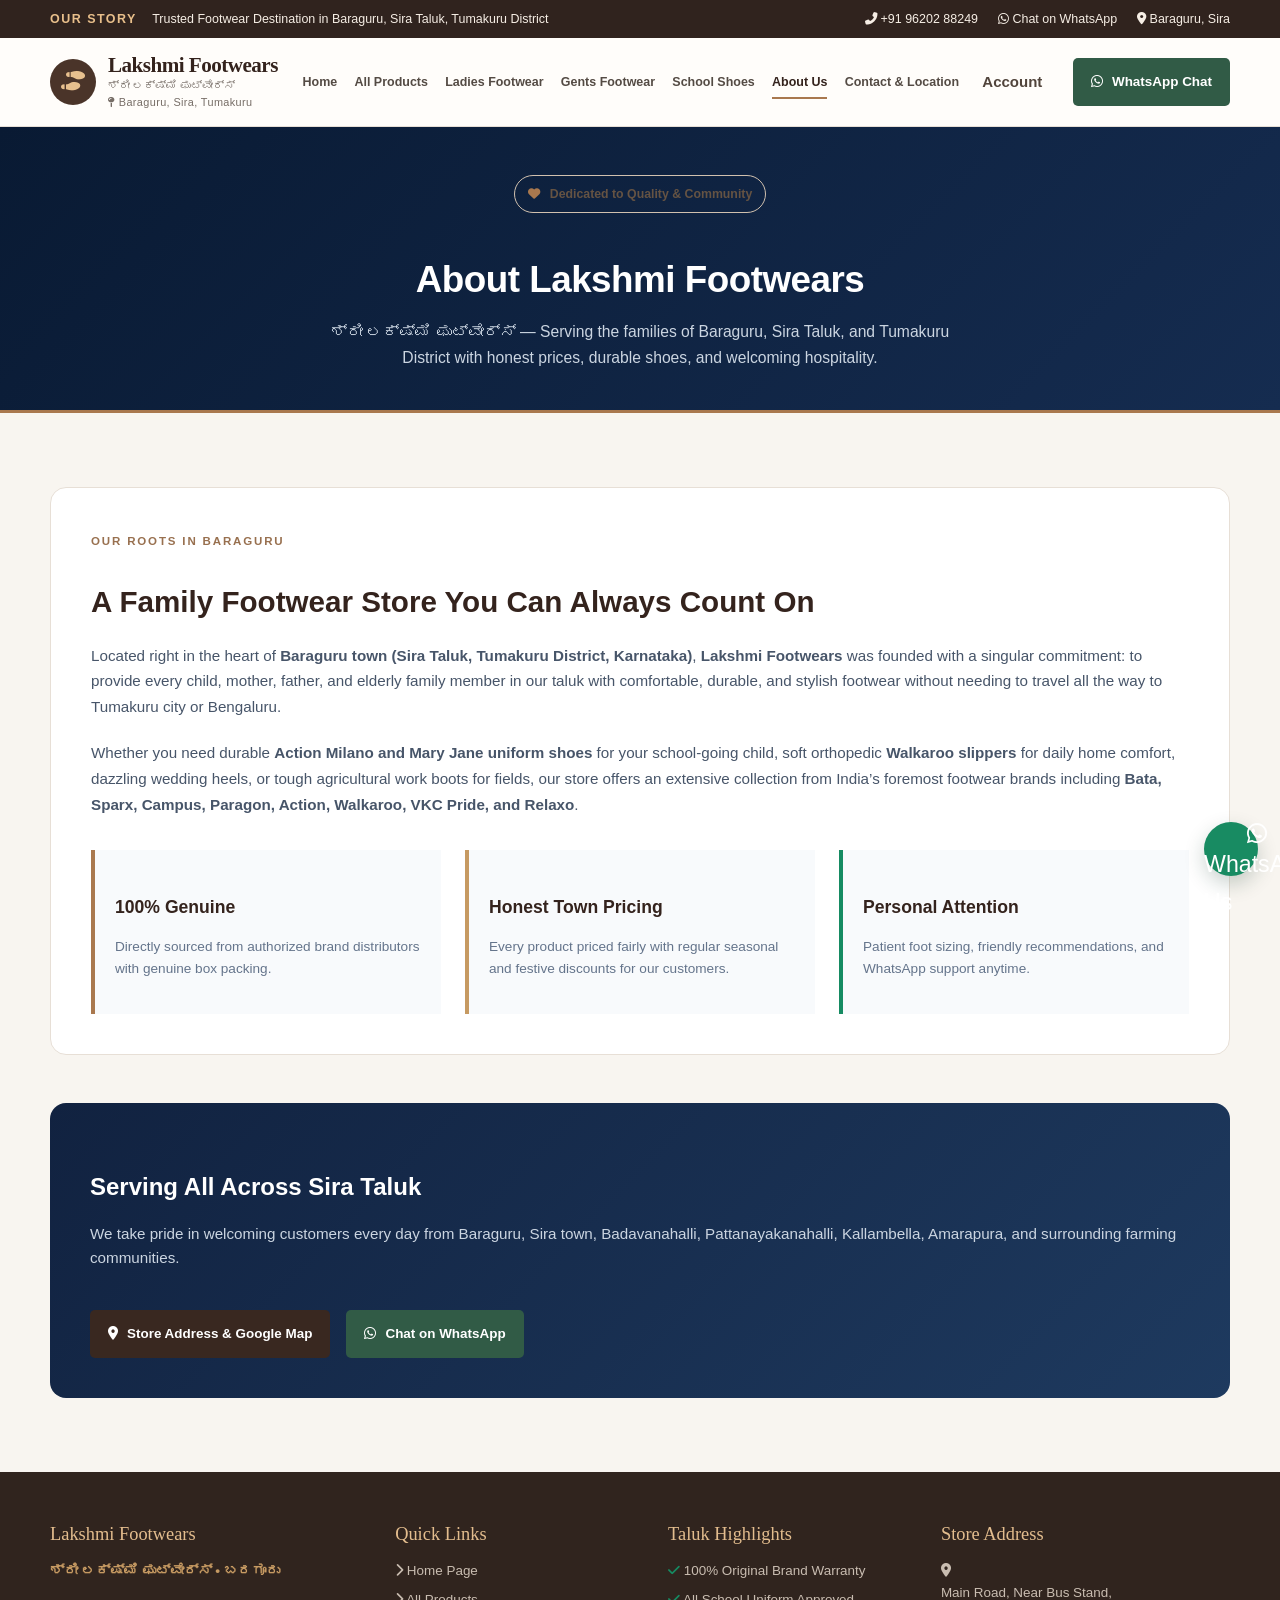
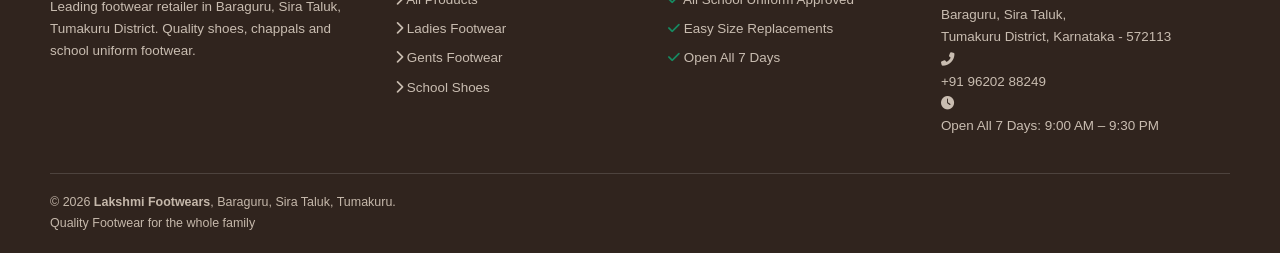
<file: about.html>
<!DOCTYPE html>
<html lang="en">
<head>
  <meta charset="UTF-8">
  <meta name="viewport" content="width=device-width, initial-scale=1.0">
  <title>About Us | Lakshmi Footwears, Baraguru, Sira Taluk, Tumakuru</title>
  <meta name="description" content="Learn about Lakshmi Footwears in Baraguru, Sira Taluk, Tumakuru. Serving families with branded footwear, ladies heels, gents shoes, and school uniform footwear.">
  
  <!-- Favicon -->
  <link rel="icon" type="image/svg+xml" href="images/favicon.svg">
  
  <!-- Google Fonts: Poppins -->
  <link rel="preconnect" href="https://fonts.googleapis.com">
  <link rel="preconnect" href="https://fonts.gstatic.com" crossorigin>
  <link href="https://fonts.googleapis.com/css2?family=Poppins:wght@300;400;500;600;700;800&display=swap" rel="stylesheet">
  
  <!-- Font Awesome Icons -->
  <link rel="stylesheet" href="https://cdnjs.cloudflare.com/ajax/libs/font-awesome/6.4.0/css/all.min.css">
  
  <!-- Main Stylesheet -->
  <link rel="stylesheet" href="css/style.css">
</head>
<body>

  <!-- Top Announcement Bar -->
  <aside class="top-strip" aria-label="Announcement">
    <div class="container top-strip-inner">
      <div class="top-strip-text">
        <span class="top-badge">Our Story</span>
        <span>Trusted Footwear Destination in Baraguru, Sira Taluk, Tumakuru District</span>
      </div>
      <div class="top-strip-contacts">
        <a href="tel:+919620288249"><i class="fas fa-phone-alt"></i> +91 96202 88249</a>
        <a href="https://wa.me/919620288249" target="_blank"><i class="fab fa-whatsapp"></i> Chat on WhatsApp</a>
        <span><i class="fas fa-map-marker-alt"></i> Baraguru, Sira</span>
      </div>
    </div>
  </aside>

  <!-- Main Navigation Header -->
  <header class="main-header">
    <div class="container header-inner">
      <a href="index.html" class="brand-logo" aria-label="Lakshmi Footwears Home">
        <div class="logo-icon">
          <i class="fas fa-shoe-prints"></i>
        </div>
        <div class="logo-text">
          <h1>Lakshmi Footwears</h1>
          <span class="kannada-sub">ಶ್ರೀ ಲಕ್ಷ್ಮಿ ಫುಟ್‌ವೇರ್ಸ್</span>
          <span class="location-tag"><i class="fas fa-map-pin"></i> Baraguru, Sira, Tumakuru</span>
        </div>
      </a>

      <!-- Desktop Nav -->
      <nav class="main-nav" aria-label="Main Navigation">
        <a href="index.html" class="nav-link">Home</a>
        <a href="products.html" class="nav-link">All Products</a>
        <a href="ladies.html" class="nav-link">Ladies Footwear</a>
        <a href="gents.html" class="nav-link">Gents Footwear</a>
        <a href="school-shoes.html" class="nav-link">School Shoes</a>
        <a href="about.html" class="nav-link active">About Us</a>
        <a href="contact.html" class="nav-link">Contact & Location</a>
      </nav>

      <!-- Header Actions -->
      <div class="header-actions">
        <a href="https://wa.me/919620288249" target="_blank" class="btn-header-whatsapp">
          <i class="fab fa-whatsapp"></i>
          <span>WhatsApp Chat</span>
        </a>
        <button class="mobile-menu-btn" id="mobile-menu-btn" aria-label="Open Mobile Menu">
          <i class="fas fa-bars"></i>
        </button>
      </div>
    </div>
  </header>

  <!-- Mobile Off-canvas Drawer -->
  <div class="mobile-drawer-overlay" id="mobile-drawer-overlay"></div>
  <aside class="mobile-drawer" id="mobile-drawer" aria-label="Mobile Navigation Drawer">
    <div class="mobile-drawer-header">
      <div>
        <h3>Lakshmi Footwears</h3>
        <small style="color: var(--secondary); font-weight:600;">ಶ್ರೀ ಲಕ್ಷ್ಮಿ ಫುಟ್‌ವೇರ್ಸ್ • Baraguru</small>
      </div>
      <button class="close-drawer-btn" id="close-drawer-btn" aria-label="Close menu">
        <i class="fas fa-times"></i>
      </button>
    </div>
    <nav class="mobile-drawer-nav">
      <a href="index.html" class="mobile-drawer-link"><i class="fas fa-home"></i> Home</a>
      <a href="products.html" class="mobile-drawer-link"><i class="fas fa-th-large"></i> All Footwear Catalog</a>
      <a href="ladies.html" class="mobile-drawer-link"><i class="fas fa-female"></i> Ladies' Footwear</a>
      <a href="gents.html" class="mobile-drawer-link"><i class="fas fa-male"></i> Gents' Footwear</a>
      <a href="school-shoes.html" class="mobile-drawer-link"><i class="fas fa-graduation-cap"></i> School Shoes & Uniform</a>
      <a href="about.html" class="mobile-drawer-link active"><i class="fas fa-info-circle"></i> About Our Store</a>
      <a href="contact.html" class="mobile-drawer-link"><i class="fas fa-map-marked-alt"></i> Store Contact & Location</a>
    </nav>
    <div class="mobile-drawer-footer">
      <div class="mobile-drawer-info">
        <p><i class="fas fa-map-marker-alt"></i> Near Bus Stand, Baraguru, Sira Taluk</p>
        <p><i class="fas fa-clock"></i> 9:00 AM - 9:30 PM (All 7 Days)</p>
      </div>
      <a href="https://wa.me/919620288249" target="_blank" class="btn-whatsapp-hero" style="width: 100%; justify-content: center;">
        <i class="fab fa-whatsapp"></i> Chat on WhatsApp
      </a>
    </div>
  </aside>

  <!-- Page Header Banner -->
  <div style="background: linear-gradient(135deg, #091a33, #152c50); color: #fff; padding: 3rem 0 2.5rem; border-bottom: 3px solid var(--secondary);">
    <div class="container" style="text-align: center;">
      <span class="hero-badge-pill" style="margin-bottom: 0.75rem;">
        <i class="fas fa-heart" style="color: var(--secondary);"></i> Dedicated to Quality & Community
      </span>
      <h1 style="font-size: 2.3rem; font-weight: 800; margin-bottom: 0.5rem; letter-spacing: -0.5px;">
        About Lakshmi Footwears
      </h1>
      <p style="color: #cbd5e1; max-width: 650px; margin: 0 auto; font-size: 0.98rem;">
        ಶ್ರೀ ಲಕ್ಷ್ಮಿ ಫುಟ್‌ವೇರ್ಸ್ — Serving the families of Baraguru, Sira Taluk, and Tumakuru District with honest prices, durable shoes, and welcoming hospitality.
      </p>
    </div>
  </div>

  <!-- About Content Section -->
  <main class="section-padding">
    <div class="container">
      <div style="display: grid; grid-template-columns: 1fr; gap: 3rem; align-items: center;">
        
        <div style="background: #ffffff; border-radius: var(--radius-lg); border: 1px solid var(--border-color); padding: 2.5rem; box-shadow: var(--shadow-sm);">
          <span class="section-tag">Our Roots in Baraguru</span>
          <h2 style="font-size: 1.85rem; font-weight: 800; color: var(--primary); margin-bottom: 1rem;">
            A Family Footwear Store You Can Always Count On
          </h2>
          <p style="font-size: 0.95rem; color: #475569; line-height: 1.7; margin-bottom: 1.25rem;">
            Located right in the heart of <strong>Baraguru town (Sira Taluk, Tumakuru District, Karnataka)</strong>, <strong>Lakshmi Footwears</strong> was founded with a singular commitment: to provide every child, mother, father, and elderly family member in our taluk with comfortable, durable, and stylish footwear without needing to travel all the way to Tumakuru city or Bengaluru.
          </p>
          <p style="font-size: 0.95rem; color: #475569; line-height: 1.7; margin-bottom: 1.5rem;">
            Whether you need durable <strong>Action Milano and Mary Jane uniform shoes</strong> for your school-going child, soft orthopedic <strong>Walkaroo slippers</strong> for daily home comfort, dazzling wedding heels, or tough agricultural work boots for fields, our store offers an extensive collection from India’s foremost footwear brands including <strong>Bata, Sparx, Campus, Paragon, Action, Walkaroo, VKC Pride, and Relaxo</strong>.
          </p>

          <div style="display: grid; grid-template-columns: repeat(auto-fit, minmax(220px, 1fr)); gap: 1.5rem; margin-top: 2rem;">
            <div style="padding: 1.25rem; background: #f8fafc; border-radius: var(--radius-md); border-left: 4px solid var(--secondary);">
              <h4 style="font-size: 1.1rem; color: var(--primary); font-weight: 700; margin-bottom: 0.35rem;">100% Genuine</h4>
              <p style="font-size: 0.85rem; color: #64748b;">Directly sourced from authorized brand distributors with genuine box packing.</p>
            </div>

            <div style="padding: 1.25rem; background: #f8fafc; border-radius: var(--radius-md); border-left: 4px solid var(--accent);">
              <h4 style="font-size: 1.1rem; color: var(--primary); font-weight: 700; margin-bottom: 0.35rem;">Honest Town Pricing</h4>
              <p style="font-size: 0.85rem; color: #64748b;">Every product priced fairly with regular seasonal and festive discounts for our customers.</p>
            </div>

            <div style="padding: 1.25rem; background: #f8fafc; border-radius: var(--radius-md); border-left: 4px solid var(--whatsapp);">
              <h4 style="font-size: 1.1rem; color: var(--primary); font-weight: 700; margin-bottom: 0.35rem;">Personal Attention</h4>
              <p style="font-size: 0.85rem; color: #64748b;">Patient foot sizing, friendly recommendations, and WhatsApp support anytime.</p>
            </div>
          </div>
        </div>

        <!-- Store Features Banner -->
        <div style="background: linear-gradient(135deg, #112240, #1e3a5f); color: #fff; border-radius: var(--radius-lg); padding: 2.5rem; display: flex; flex-direction: column; gap: 1.5rem; justify-content: space-between;">
          <div>
            <h3 style="font-size: 1.5rem; font-weight: 800; margin-bottom: 0.5rem;">Serving All Across Sira Taluk</h3>
            <p style="color: #cbd5e1; font-size: 0.95rem; line-height: 1.6;">
              We take pride in welcoming customers every day from Baraguru, Sira town, Badavanahalli, Pattanayakanahalli, Kallambella, Amarapura, and surrounding farming communities.
            </p>
          </div>
          <div style="display: flex; flex-wrap: wrap; gap: 1rem;">
            <a href="contact.html" class="btn-primary">
              <i class="fas fa-map-marker-alt"></i> Store Address & Google Map
            </a>
            <a href="https://wa.me/919620288249" target="_blank" class="btn-whatsapp-hero">
              <i class="fab fa-whatsapp"></i> Chat on WhatsApp
            </a>
          </div>
        </div>

      </div>
    </div>
  </main>

  <!-- Floating WhatsApp Action Button -->
  <a href="https://wa.me/919620288249" target="_blank" class="floating-whatsapp" id="floating-whatsapp-btn" aria-label="Chat on WhatsApp">
    <i class="fab fa-whatsapp"></i>
    <span>WhatsApp Us</span>
  </a>

  <!-- Mobile Bottom Sticky Navigation Bar -->
  <nav class="mobile-bottom-bar" aria-label="Mobile Navigation">
    <a href="index.html" class="bottom-bar-item">
      <i class="fas fa-home"></i>
      <span>Home</span>
    </a>
    <a href="products.html" class="bottom-bar-item">
      <i class="fas fa-th-large"></i>
      <span>Products</span>
    </a>
    <a href="ladies.html" class="bottom-bar-item">
      <i class="fas fa-female"></i>
      <span>Ladies</span>
    </a>
    <a href="gents.html" class="bottom-bar-item">
      <i class="fas fa-male"></i>
      <span>Gents</span>
    </a>
    <a href="school-shoes.html" class="bottom-bar-item">
      <i class="fas fa-graduation-cap"></i>
      <span>School</span>
    </a>
    <a href="contact.html" class="bottom-bar-item">
      <i class="fas fa-map-marker-alt"></i>
      <span>Contact</span>
    </a>
  </nav>

  <!-- Footer -->
  <footer class="main-footer">
    <div class="container footer-grid">
      <div class="footer-col">
        <h4>Lakshmi Footwears</h4>
        <p style="color: var(--accent); font-weight: 600; font-size: 0.85rem; margin-bottom: 0.5rem;">ಶ್ರೀ ಲಕ್ಷ್ಮಿ ಫುಟ್‌ವೇರ್ಸ್ • ಬರಗೂರು</p>
        <p class="footer-about-text">
          Leading footwear retailer in Baraguru, Sira Taluk, Tumakuru District. Quality shoes, chappals and school uniform footwear.
        </p>
      </div>

      <div class="footer-col">
        <h4>Quick Links</h4>
        <ul class="footer-links-list">
          <li><a href="index.html"><i class="fas fa-chevron-right"></i> Home Page</a></li>
          <li><a href="products.html"><i class="fas fa-chevron-right"></i> All Products</a></li>
          <li><a href="ladies.html"><i class="fas fa-chevron-right"></i> Ladies Footwear</a></li>
          <li><a href="gents.html"><i class="fas fa-chevron-right"></i> Gents Footwear</a></li>
          <li><a href="school-shoes.html"><i class="fas fa-chevron-right"></i> School Shoes</a></li>
        </ul>
      </div>

      <div class="footer-col">
        <h4>Taluk Highlights</h4>
        <ul class="footer-links-list">
          <li><i class="fas fa-check" style="color:var(--whatsapp);"></i> 100% Original Brand Warranty</li>
          <li><i class="fas fa-check" style="color:var(--whatsapp);"></i> All School Uniform Approved</li>
          <li><i class="fas fa-check" style="color:var(--whatsapp);"></i> Easy Size Replacements</li>
          <li><i class="fas fa-check" style="color:var(--whatsapp);"></i> Open All 7 Days</li>
        </ul>
      </div>

      <div class="footer-col">
        <h4>Store Address</h4>
        <div class="footer-contact-item">
          <i class="fas fa-map-marker-alt"></i>
          <div>
            Main Road, Near Bus Stand,<br>
            Baraguru, Sira Taluk,<br>
            Tumakuru District, Karnataka - 572113
          </div>
        </div>
        <div class="footer-contact-item">
          <i class="fas fa-phone-alt"></i>
          <div>+91 96202 88249</div>
        </div>
        <div class="footer-contact-item">
          <i class="fas fa-clock"></i>
          <div>Open All 7 Days: 9:00 AM – 9:30 PM</div>
        </div>
      </div>
    </div>

    <div class="container footer-bottom">
      <div>
        © 2026 <strong>Lakshmi Footwears</strong>, Baraguru, Sira Taluk, Tumakuru.
      </div>
      <div>
        Quality Footwear for the whole family
      </div>
    </div>
  </footer>

  <!-- Scripts -->
  <script src="js/products-data.js"></script>
  <script src="js/main.js"></script>
</body>
</html>
</file>
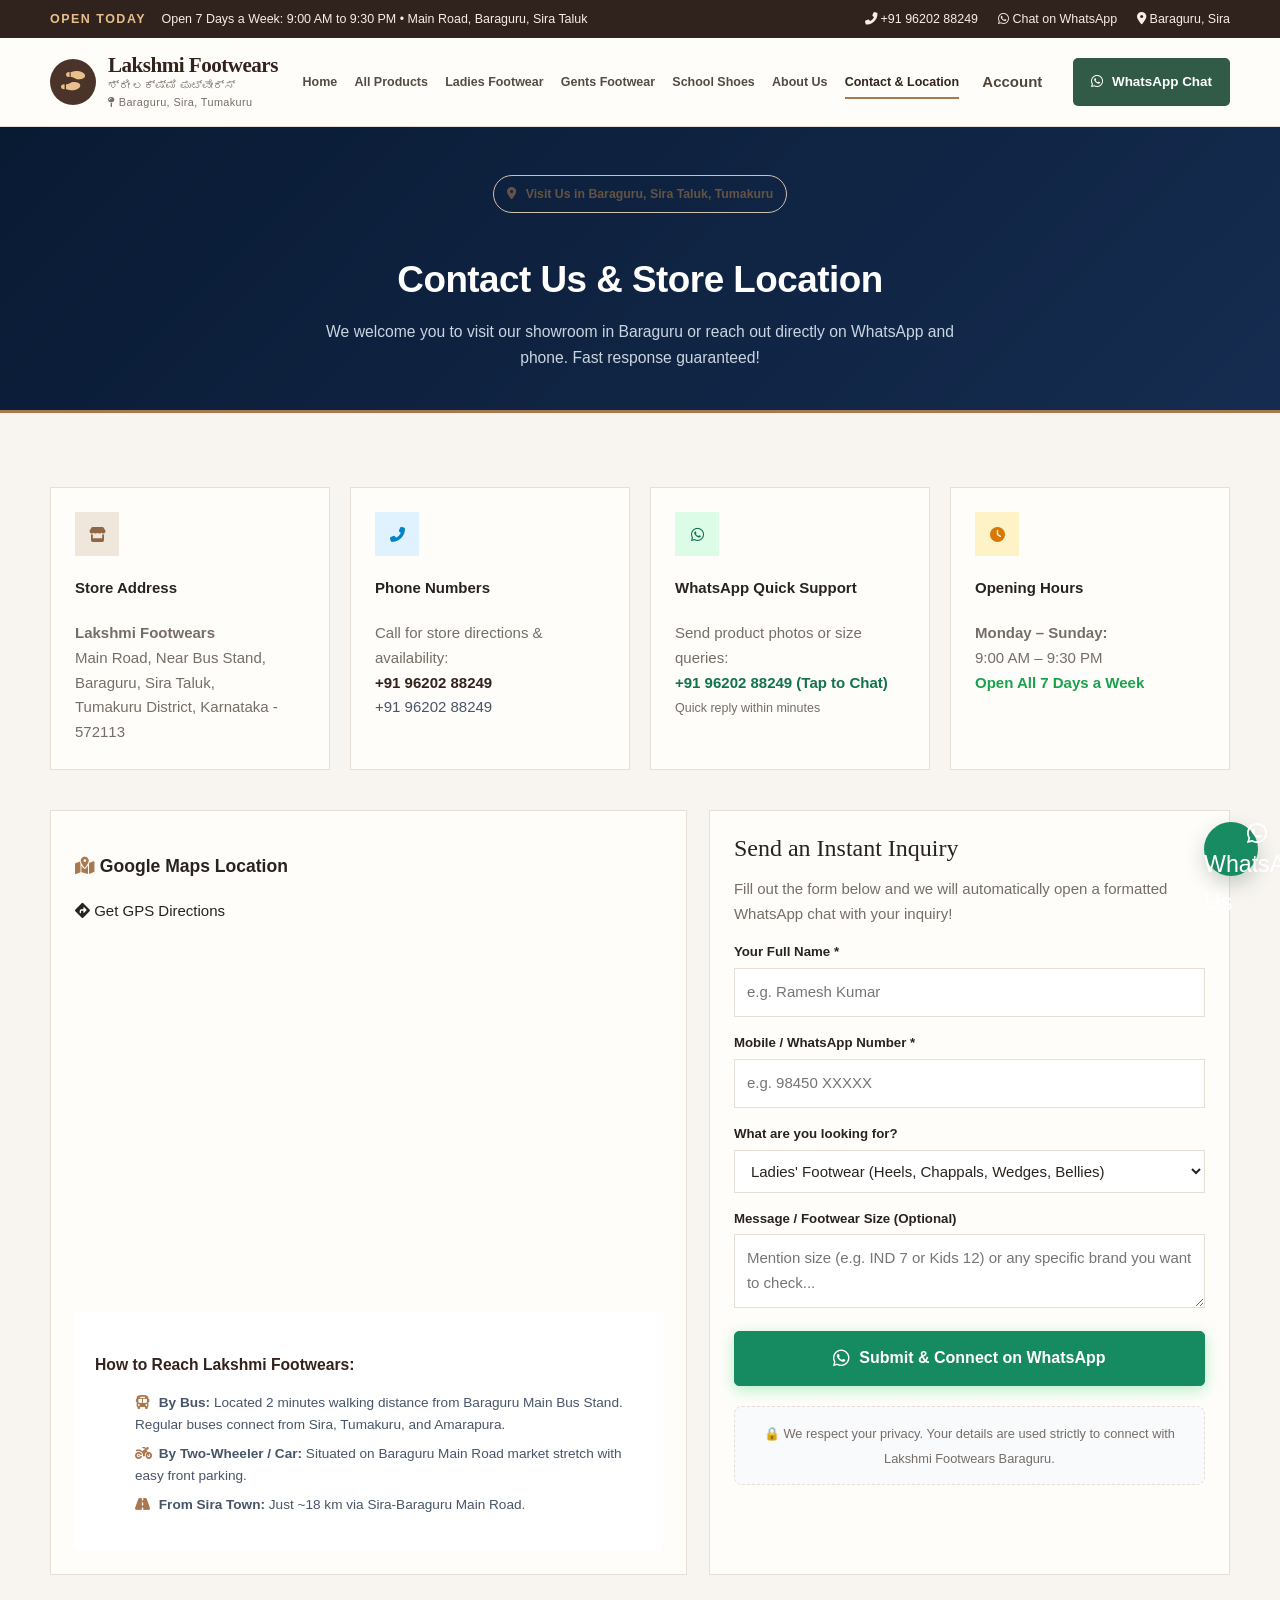
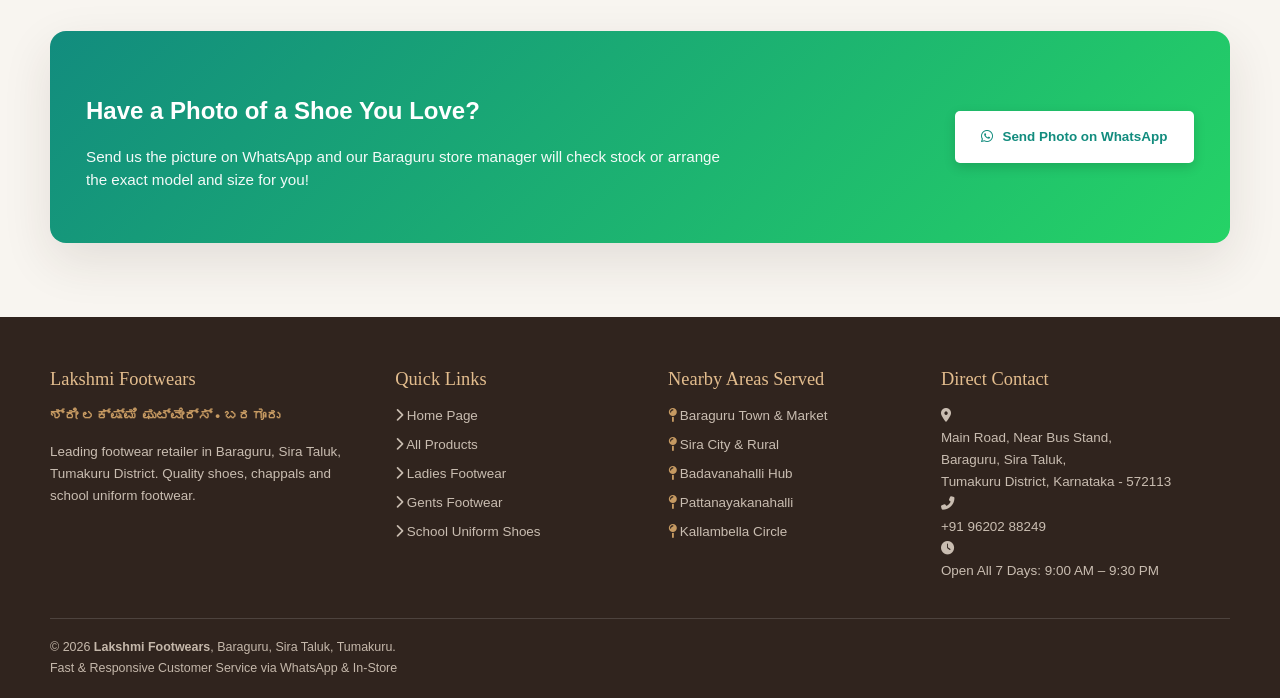
<file: contact.html>
<!DOCTYPE html>
<html lang="en">
<head>
  <meta charset="UTF-8">
  <meta name="viewport" content="width=device-width, initial-scale=1.0">
  <title>Contact & Store Location | Lakshmi Footwears Baraguru, Sira Taluk, Tumakuru</title>
  <meta name="description" content="Contact Lakshmi Footwears in Baraguru, Sira Taluk, Tumakuru District, Karnataka. Store timings, phone numbers, Google Maps location directions and WhatsApp contact.">
  
  <!-- Favicon -->
  <link rel="icon" type="image/svg+xml" href="images/favicon.svg">
  
  <!-- Google Fonts: Poppins -->
  <link rel="preconnect" href="https://fonts.googleapis.com">
  <link rel="preconnect" href="https://fonts.gstatic.com" crossorigin>
  <link href="https://fonts.googleapis.com/css2?family=Poppins:wght@300;400;500;600;700;800&display=swap" rel="stylesheet">
  
  <!-- Font Awesome Icons -->
  <link rel="stylesheet" href="https://cdnjs.cloudflare.com/ajax/libs/font-awesome/6.4.0/css/all.min.css">
  
  <!-- Main Stylesheet -->
  <link rel="stylesheet" href="css/style.css">
</head>
<body>

  <!-- Top Announcement Bar -->
  <aside class="top-strip" aria-label="Announcement">
    <div class="container top-strip-inner">
      <div class="top-strip-text">
        <span class="top-badge">Open Today</span>
        <span>Open 7 Days a Week: 9:00 AM to 9:30 PM • Main Road, Baraguru, Sira Taluk</span>
      </div>
      <div class="top-strip-contacts">
        <a href="tel:+919620288249"><i class="fas fa-phone-alt"></i> +91 96202 88249</a>
        <a href="https://wa.me/919620288249" target="_blank"><i class="fab fa-whatsapp"></i> Chat on WhatsApp</a>
        <span><i class="fas fa-map-marker-alt"></i> Baraguru, Sira</span>
      </div>
    </div>
  </aside>

  <!-- Main Navigation Header -->
  <header class="main-header">
    <div class="container header-inner">
      <a href="index.html" class="brand-logo" aria-label="Lakshmi Footwears Home">
        <div class="logo-icon">
          <i class="fas fa-shoe-prints"></i>
        </div>
        <div class="logo-text">
          <h1>Lakshmi Footwears</h1>
          <span class="kannada-sub">ಶ್ರೀ ಲಕ್ಷ್ಮಿ ಫುಟ್‌ವೇರ್ಸ್</span>
          <span class="location-tag"><i class="fas fa-map-pin"></i> Baraguru, Sira, Tumakuru</span>
        </div>
      </a>

      <!-- Desktop Nav -->
      <nav class="main-nav" aria-label="Main Navigation">
        <a href="index.html" class="nav-link">Home</a>
        <a href="products.html" class="nav-link">All Products</a>
        <a href="ladies.html" class="nav-link">Ladies Footwear</a>
        <a href="gents.html" class="nav-link">Gents Footwear</a>
        <a href="school-shoes.html" class="nav-link">School Shoes</a>
        <a href="about.html" class="nav-link">About Us</a>
        <a href="contact.html" class="nav-link active">Contact & Location</a>
      </nav>

      <!-- Header Actions -->
      <div class="header-actions">
        <a href="https://wa.me/919620288249" target="_blank" class="btn-header-whatsapp">
          <i class="fab fa-whatsapp"></i>
          <span>WhatsApp Chat</span>
        </a>
        <button class="mobile-menu-btn" id="mobile-menu-btn" aria-label="Open Mobile Menu">
          <i class="fas fa-bars"></i>
        </button>
      </div>
    </div>
  </header>

  <!-- Mobile Off-canvas Drawer -->
  <div class="mobile-drawer-overlay" id="mobile-drawer-overlay"></div>
  <aside class="mobile-drawer" id="mobile-drawer" aria-label="Mobile Navigation Drawer">
    <div class="mobile-drawer-header">
      <div>
        <h3>Lakshmi Footwears</h3>
        <small style="color: var(--secondary); font-weight:600;">ಶ್ರೀ ಲಕ್ಷ್ಮಿ ಫುಟ್‌ವೇರ್ಸ್ • Baraguru</small>
      </div>
      <button class="close-drawer-btn" id="close-drawer-btn" aria-label="Close menu">
        <i class="fas fa-times"></i>
      </button>
    </div>
    <nav class="mobile-drawer-nav">
      <a href="index.html" class="mobile-drawer-link"><i class="fas fa-home"></i> Home</a>
      <a href="products.html" class="mobile-drawer-link"><i class="fas fa-th-large"></i> All Footwear Catalog</a>
      <a href="ladies.html" class="mobile-drawer-link"><i class="fas fa-female"></i> Ladies' Footwear</a>
      <a href="gents.html" class="mobile-drawer-link"><i class="fas fa-male"></i> Gents' Footwear</a>
      <a href="school-shoes.html" class="mobile-drawer-link"><i class="fas fa-graduation-cap"></i> School Shoes & Uniform</a>
      <a href="about.html" class="mobile-drawer-link"><i class="fas fa-info-circle"></i> About Our Store</a>
      <a href="contact.html" class="mobile-drawer-link active"><i class="fas fa-map-marked-alt"></i> Store Contact & Location</a>
    </nav>

    <div class="mobile-drawer-footer">
      <div class="mobile-drawer-info">
        <p><i class="fas fa-map-marker-alt"></i> Near Bus Stand, Baraguru, Sira Taluk</p>
        <p><i class="fas fa-clock"></i> 9:00 AM - 9:30 PM</p>
      </div>
      <a href="https://wa.me/919620288249" target="_blank" class="btn-whatsapp-hero" style="width: 100%; justify-content: center;">
        <i class="fab fa-whatsapp"></i> Chat on WhatsApp
      </a>
    </div>
  </aside>

  <!-- Page Header Banner -->
  <div style="background: linear-gradient(135deg, #091a33, #152c50); color: #fff; padding: 3rem 0 2.5rem; border-bottom: 3px solid var(--secondary);">
    <div class="container" style="text-align: center;">
      <span class="hero-badge-pill" style="margin-bottom: 0.75rem;">
        <i class="fas fa-map-marker-alt"></i> Visit Us in Baraguru, Sira Taluk, Tumakuru
      </span>
      <h1 style="font-size: 2.3rem; font-weight: 800; margin-bottom: 0.5rem; letter-spacing: -0.5px;">
        Contact Us & Store Location
      </h1>
      <p style="color: #cbd5e1; max-width: 650px; margin: 0 auto; font-size: 0.98rem;">
        We welcome you to visit our showroom in Baraguru or reach out directly on WhatsApp and phone. Fast response guaranteed!
      </p>
    </div>
  </div>

  <!-- Contact & Location Layout -->
  <main class="section-padding contact-section">
    <div class="container">
      
      <!-- Contact Details 4-Cards Grid -->
      <div class="contact-info-cards" style="margin-bottom: 2.5rem; display: grid; grid-template-columns: repeat(auto-fit, minmax(260px, 1fr)); gap: 1.25rem;">
        
        <!-- Card 1: Address -->
        <div class="contact-info-card">
          <div class="contact-info-icon">
            <i class="fas fa-store"></i>
          </div>
          <div class="contact-info-text">
            <h4>Store Address</h4>
            <p><strong>Lakshmi Footwears</strong><br>
            Main Road, Near Bus Stand,<br>
            Baraguru, Sira Taluk,<br>
            Tumakuru District, Karnataka - 572113</p>
          </div>
        </div>

        <!-- Card 2: Phone Numbers -->
        <div class="contact-info-card">
          <div class="contact-info-icon" style="background: #e0f2fe; color: #0284c7;">
            <i class="fas fa-phone-alt"></i>
          </div>
          <div class="contact-info-text">
            <h4>Phone Numbers</h4>
            <p>
              Call for store directions & availability:<br>
              <a href="tel:+919620288249" style="font-weight: 700; color: var(--primary);">+91 96202 88249</a><br>
              <a href="tel:+919620288249" style="color: #475569;">+91 96202 88249</a>
            </p>
          </div>
        </div>

        <!-- Card 3: WhatsApp Support -->
        <div class="contact-info-card">
          <div class="contact-info-icon" style="background: #dcfce7; color: var(--whatsapp-dark);">
            <i class="fab fa-whatsapp"></i>
          </div>
          <div class="contact-info-text">
            <h4>WhatsApp Quick Support</h4>
            <p>
              Send product photos or size queries:<br>
              <a href="https://wa.me/919620288249" target="_blank" style="font-weight: 700; color: var(--whatsapp-dark);">
                +91 96202 88249 (Tap to Chat)
              </a><br>
              <small style="color: var(--text-muted);">Quick reply within minutes</small>
            </p>
          </div>
        </div>

        <!-- Card 4: Store Hours -->
        <div class="contact-info-card">
          <div class="contact-info-icon" style="background: #fef3c7; color: #d97706;">
            <i class="fas fa-clock"></i>
          </div>
          <div class="contact-info-text">
            <h4>Opening Hours</h4>
            <p>
              <strong>Monday – Sunday:</strong><br>
              9:00 AM – 9:30 PM<br>
              <span style="color: #16a34a; font-weight: 600;">Open All 7 Days a Week</span>
            </p>
          </div>
        </div>

      </div>

      <!-- Main Layout: Google Maps & Direct WhatsApp Inquiry Form -->
      <div class="contact-layout-grid">
        
        <!-- Column 1: Google Maps Card -->
        <div class="map-card-wrapper">
          <div class="map-card-header">
            <h3><i class="fas fa-map-marked-alt" style="color: var(--secondary);"></i> Google Maps Location</h3>
            <a 
              href="https://www.google.com/maps/dir/?api=1&destination=Baraguru,+Sira+Taluk,+Tumakuru,+Karnataka+572113" 
              target="_blank" 
              class="btn-directions"
            >
              <i class="fas fa-directions"></i> Get GPS Directions
            </a>
          </div>
          
          <div class="map-iframe-holder">
            <!-- Google Maps Embed for Baraguru, Sira Taluk, Tumakuru -->
            <iframe 
              src="https://maps.google.com/maps?q=Baraguru,+Sira+Taluk,+Tumakuru,+Karnataka+572113&t=&z=14&ie=UTF8&iwloc=&output=embed" 
              width="100%" 
              height="380" 
              style="border:0;" 
              allowfullscreen="" 
              loading="lazy" 
              referrerpolicy="no-referrer-when-downgrade"
              title="Lakshmi Footwears Baraguru Location on Google Maps"
            ></iframe>
          </div>

          <div style="padding: 1.25rem; background: #ffffff;">
            <h4 style="font-size: 0.98rem; font-weight: 700; color: var(--primary); margin-bottom: 0.5rem;">
              How to Reach Lakshmi Footwears:
            </h4>
            <ul style="list-style: none; font-size: 0.85rem; color: #475569; display: flex; flex-direction: column; gap: 0.4rem;">
              <li><i class="fas fa-bus" style="color: var(--secondary); width: 20px;"></i> <strong>By Bus:</strong> Located 2 minutes walking distance from Baraguru Main Bus Stand. Regular buses connect from Sira, Tumakuru, and Amarapura.</li>
              <li><i class="fas fa-motorcycle" style="color: var(--secondary); width: 20px;"></i> <strong>By Two-Wheeler / Car:</strong> Situated on Baraguru Main Road market stretch with easy front parking.</li>
              <li><i class="fas fa-road" style="color: var(--secondary); width: 20px;"></i> <strong>From Sira Town:</strong> Just ~18 km via Sira-Baraguru Main Road.</li>
            </ul>
          </div>
        </div>

        <!-- Column 2: Interactive Contact & WhatsApp Form -->
        <div class="contact-form-card">
          <h3>Send an Instant Inquiry</h3>
          <p>Fill out the form below and we will automatically open a formatted WhatsApp chat with your inquiry!</p>

          <form id="store-contact-form">
            <div class="form-group">
              <label for="cf-name">Your Full Name *</label>
              <input type="text" id="cf-name" class="form-control" placeholder="e.g. Ramesh Kumar" required>
            </div>

            <div class="form-group">
              <label for="cf-phone">Mobile / WhatsApp Number *</label>
              <input type="tel" id="cf-phone" class="form-control" placeholder="e.g. 98450 XXXXX" required>
            </div>

            <div class="form-group">
              <label for="cf-category">What are you looking for?</label>
              <select id="cf-category" class="form-control">
                <option value="Ladies Footwear (Heels / Chappals / Wedges)">Ladies' Footwear (Heels, Chappals, Wedges, Bellies)</option>
                <option value="Gents Footwear (Formal / Sports / Sandals)">Gents' Footwear (Formal Shoes, Campus Sneakers, Sandals)</option>
                <option value="School Shoes (Black Oxford / White PT / Socks)">School Uniform Shoes (Black Oxford, PT Canvas, Socks)</option>
                <option value="Bulk School / Family Purchase">Bulk School Uniform / Family Order</option>
                <option value="General Store Direction / Stock Check">General Store Direction & Stock Availability</option>
              </select>
            </div>

            <div class="form-group">
              <label for="cf-message">Message / Footwear Size (Optional)</label>
              <textarea id="cf-message" class="form-control" placeholder="Mention size (e.g. IND 7 or Kids 12) or any specific brand you want to check..."></textarea>
            </div>

            <button type="submit" class="btn-primary" style="width: 100%; padding: 0.85rem; font-size: 1rem; background: var(--whatsapp); border-color: var(--whatsapp); box-shadow: 0 4px 15px rgba(37, 211, 102, 0.35);">
              <i class="fab fa-whatsapp" style="font-size: 1.2rem;"></i> Submit & Connect on WhatsApp
            </button>
          </form>

          <div style="margin-top: 1.25rem; padding: 0.85rem; background: #f8fafc; border-radius: var(--radius-sm); border: 1px dashed var(--border-color); text-align: center;">
            <small style="color: var(--text-muted); font-size: 0.8rem;">
              🔒 We respect your privacy. Your details are used strictly to connect with Lakshmi Footwears Baraguru.
            </small>
          </div>
        </div>

      </div>

      <!-- Quick WhatsApp Calling Call-to-Action Banner -->
      <div style="margin-top: 3.5rem; background: linear-gradient(135deg, #128c7e 0%, #25d366 100%); color: #ffffff; padding: 2.25rem; border-radius: var(--radius-lg); display: flex; align-items: center; justify-content: space-between; flex-wrap: wrap; gap: 1.5rem; box-shadow: var(--shadow-lg);">
        <div style="max-width: 650px;">
          <h3 style="font-size: 1.5rem; font-weight: 800; margin-bottom: 0.4rem;">
            Have a Photo of a Shoe You Love?
          </h3>
          <p style="font-size: 0.95rem; opacity: 0.95; line-height: 1.5;">
            Send us the picture on WhatsApp and our Baraguru store manager will check stock or arrange the exact model and size for you!
          </p>
        </div>
        <a href="https://wa.me/919620288249?text=Hello%20Lakshmi%20Footwears,%20I%20have%20a%20footwear%20photo%20I%20want%20to%20show%20you." target="_blank" class="btn-primary" style="background: #ffffff; color: #128c7e; box-shadow: 0 4px 12px rgba(0,0,0,0.15); font-weight: 800; padding: 0.85rem 1.6rem;">
          <i class="fab fa-whatsapp"></i> Send Photo on WhatsApp
        </a>
      </div>

    </div>
  </main>

  <!-- Floating WhatsApp Action Button -->
  <a href="https://wa.me/919620288249" target="_blank" class="floating-whatsapp" id="floating-whatsapp-btn" aria-label="Chat on WhatsApp">
    <i class="fab fa-whatsapp"></i>
    <span>WhatsApp Us</span>
  </a>

  <!-- Mobile Bottom Sticky Navigation Bar -->
  <nav class="mobile-bottom-bar" aria-label="Mobile Navigation">
    <a href="index.html" class="bottom-bar-item">
      <i class="fas fa-home"></i>
      <span>Home</span>
    </a>
    <a href="products.html" class="bottom-bar-item">
      <i class="fas fa-th-large"></i>
      <span>Products</span>
    </a>
    <a href="ladies.html" class="bottom-bar-item">
      <i class="fas fa-female"></i>
      <span>Ladies</span>
    </a>
    <a href="gents.html" class="bottom-bar-item">
      <i class="fas fa-male"></i>
      <span>Gents</span>
    </a>
    <a href="school-shoes.html" class="bottom-bar-item">
      <i class="fas fa-graduation-cap"></i>
      <span>School</span>
    </a>
    <a href="contact.html" class="bottom-bar-item active">
      <i class="fas fa-map-marker-alt"></i>
      <span>Contact</span>
    </a>
  </nav>

  <!-- Footer -->
  <footer class="main-footer">
    <div class="container footer-grid">
      <div class="footer-col">
        <h4>Lakshmi Footwears</h4>
        <p style="color: var(--accent); font-weight: 600; font-size: 0.85rem; margin-bottom: 0.5rem;">ಶ್ರೀ ಲಕ್ಷ್ಮಿ ಫುಟ್‌ವೇರ್ಸ್ • ಬರಗೂರು</p>
        <p class="footer-about-text">
          Leading footwear retailer in Baraguru, Sira Taluk, Tumakuru District. Quality shoes, chappals and school uniform footwear.
        </p>
      </div>

      <div class="footer-col">
        <h4>Quick Links</h4>
        <ul class="footer-links-list">
          <li><a href="index.html"><i class="fas fa-chevron-right"></i> Home Page</a></li>
          <li><a href="products.html"><i class="fas fa-chevron-right"></i> All Products</a></li>
          <li><a href="ladies.html"><i class="fas fa-chevron-right"></i> Ladies Footwear</a></li>
          <li><a href="gents.html"><i class="fas fa-chevron-right"></i> Gents Footwear</a></li>
          <li><a href="school-shoes.html"><i class="fas fa-chevron-right"></i> School Uniform Shoes</a></li>
        </ul>
      </div>

      <div class="footer-col">
        <h4>Nearby Areas Served</h4>
        <ul class="footer-links-list">
          <li><i class="fas fa-map-pin" style="color:var(--accent);"></i> Baraguru Town & Market</li>
          <li><i class="fas fa-map-pin" style="color:var(--accent);"></i> Sira City & Rural</li>
          <li><i class="fas fa-map-pin" style="color:var(--accent);"></i> Badavanahalli Hub</li>
          <li><i class="fas fa-map-pin" style="color:var(--accent);"></i> Pattanayakanahalli</li>
          <li><i class="fas fa-map-pin" style="color:var(--accent);"></i> Kallambella Circle</li>
        </ul>
      </div>

      <div class="footer-col">
        <h4>Direct Contact</h4>
        <div class="footer-contact-item">
          <i class="fas fa-map-marker-alt"></i>
          <div>
            Main Road, Near Bus Stand,<br>
            Baraguru, Sira Taluk,<br>
            Tumakuru District, Karnataka - 572113
          </div>
        </div>
        <div class="footer-contact-item">
          <i class="fas fa-phone-alt"></i>
          <div>+91 96202 88249</div>
        </div>
        <div class="footer-contact-item">
          <i class="fas fa-clock"></i>
          <div>Open All 7 Days: 9:00 AM – 9:30 PM</div>
        </div>
      </div>
    </div>

    <div class="container footer-bottom">
      <div>
        © 2026 <strong>Lakshmi Footwears</strong>, Baraguru, Sira Taluk, Tumakuru.
      </div>
      <div>
        Fast & Responsive Customer Service via WhatsApp & In-Store
      </div>
    </div>
  </footer>

  <!-- Scripts -->
  <script src="js/products-data.js"></script>
  <script src="js/main.js"></script>
</body>
</html>
</file>
<file: css/style.css>
:root{--primary:#34231d;--secondary:#a9784e;--accent:#c69a62;--bg-main:#f8f5f0;--surface:#fffdfa;--text-main:#29231f;--text-muted:#766d66;--border-color:#e7dfd6;--whatsapp:#168b62;--whatsapp-dark:#11724f;--radius-sm:8px;--radius-lg:16px;--shadow-lg:0 18px 50px rgba(53,39,28,.11);--serif:Georgia,'Times New Roman',serif;--sans:'DM Sans',Arial,sans-serif}
*{box-sizing:border-box}html{scroll-behavior:smooth}body{margin:0;background:var(--bg-main);color:var(--text-main);font-family:var(--sans);font-size:15px;line-height:1.65}img{display:block;max-width:100%}a{color:inherit;text-decoration:none}button,input,select,textarea{font:inherit}button,a{-webkit-tap-highlight-color:transparent}.container{width:min(1180px,calc(100% - 44px));margin-inline:auto}.top-strip{background:#30231e;color:#f6eee5;font-size:.78rem}.top-strip-inner,.top-strip-contacts{display:flex;align-items:center;justify-content:space-between;gap:18px}.top-strip-inner{min-height:38px}.top-strip-contacts{gap:20px}.top-strip a:hover{color:#e9c394}.top-badge{color:#e8bf8b;font-weight:700;text-transform:uppercase;letter-spacing:.12em;margin-right:12px}.main-header{position:sticky;top:0;z-index:50;background:rgba(255,253,250,.96);border-bottom:1px solid var(--border-color);backdrop-filter:blur(14px)}.header-inner{min-height:88px;display:flex;align-items:center;justify-content:space-between;gap:24px}.brand-logo{display:flex;align-items:center;gap:12px;flex-shrink:0}.logo-icon{width:46px;height:46px;display:grid;place-items:center;background:#4a3429;color:#e7c08e;border-radius:50%;font-size:1.2rem}.logo-text h1{font:600 1.32rem/1.1 var(--serif);letter-spacing:-.025em;margin:0;color:#34231d}.kannada-sub,.location-tag{display:block;font-size:.68rem;color:var(--text-muted);line-height:1.5}.location-tag{letter-spacing:.035em}.main-nav{display:flex;align-items:center;gap:clamp(9px,1.35vw,21px)}.nav-link{font-size:.78rem;font-weight:600;color:#544b44;white-space:nowrap;padding:10px 0;position:relative}.nav-link:after{content:'';height:2px;position:absolute;bottom:3px;left:0;width:0;background:var(--secondary);transition:width .2s}.nav-link:hover:after,.nav-link.active:after{width:100%}.nav-link.active{color:var(--primary)}.header-actions{display:flex;align-items:center;gap:10px}.btn-header-whatsapp,.btn-primary,.btn-secondary,.btn-whatsapp-hero{display:inline-flex;align-items:center;justify-content:center;gap:9px;border:1px solid transparent;border-radius:5px;padding:12px 17px;font-weight:700;font-size:.84rem;transition:transform .2s,background .2s,color .2s;cursor:pointer}.btn-header-whatsapp,.btn-whatsapp-hero{background:#315b46;color:white}.btn-header-whatsapp:hover,.btn-whatsapp-hero:hover{background:#244b38;transform:translateY(-2px)}.btn-primary{background:#392820;color:white}.btn-primary:hover{background:#664832;transform:translateY(-2px)}.btn-secondary{border-color:#8f725a;color:#49382b;background:transparent}.btn-secondary:hover{background:#f0e7dc}.mobile-menu-btn{display:none;background:none;border:1px solid var(--border-color);border-radius:4px;padding:9px 12px;color:var(--primary)}.mobile-drawer-overlay{display:none;position:fixed;inset:0;background:#211a15aa;z-index:90}.mobile-drawer{position:fixed;top:0;bottom:0;left:0;width:min(350px,88vw);background:var(--surface);z-index:91;padding:24px;transform:translateX(-105%);transition:transform .25s;overflow-y:auto}.mobile-drawer.open{transform:translateX(0)}body.drawer-open .mobile-drawer-overlay{display:block}.mobile-drawer-header{display:flex;justify-content:space-between;align-items:center;padding-bottom:20px;border-bottom:1px solid var(--border-color)}.mobile-drawer-header h3{font:600 1.3rem var(--serif);margin:0}.close-drawer-btn{background:none;border:0;font-size:1.5rem;color:var(--primary)}.mobile-drawer-nav{display:grid;padding:16px 0}.mobile-drawer-link{padding:11px 5px;border-bottom:1px solid #eee7df;font-weight:600}.mobile-drawer-link i{width:24px;color:var(--secondary)}.mobile-drawer-footer{padding-top:12px}.mobile-drawer-info{color:var(--text-muted);font-size:.88rem}.hero-section{position:relative;overflow:hidden;background:#eee6da;padding:72px 0 78px}.hero-section:before{content:'';position:absolute;inset:0 0 0 54%;background:linear-gradient(115deg,transparent,#dfd0bd 70%);opacity:.65}.hero-pattern{position:absolute;width:540px;height:540px;right:-120px;top:-160px;border:1px solid #cdbba6;border-radius:50%;opacity:.45}.hero-grid{position:relative;display:grid;grid-template-columns:1fr .95fr;align-items:center;gap:48px}.hero-content{max-width:640px}.hero-badge-pill{display:inline-flex;align-items:center;gap:10px;padding:8px 13px;border:1px solid #d1c1af;border-radius:30px;color:#655343;font-size:.77rem;font-weight:600}.dot{width:7px;height:7px;background:#9d704a;border-radius:50%}.hero-title{font:500 clamp(2.6rem,5.2vw,4.6rem)/1.05 var(--serif);letter-spacing:-.045em;color:#30231d;margin:21px 0}.highlight{color:#9c704e;font-style:italic}.hero-subtitle{font-size:1rem;max-width:580px;color:#62574e}.hero-features-chips{display:flex;flex-wrap:wrap;gap:9px;margin:23px 0 28px}.hero-chip{font-size:.74rem;color:#5b5048;background:#f8f4ee;border:1px solid #e3d8cb;padding:6px 10px;border-radius:3px}.hero-cta-group{display:flex;gap:11px;flex-wrap:wrap}.hero-card-showcase{display:grid;grid-template-columns:1fr 1fr;gap:14px;transform:rotate(1deg)}.hero-mini-card{background:#fffdfa;padding:8px;box-shadow:0 12px 28px #44301a1c;border:1px solid #e9dfd4}.hero-mini-card:nth-child(even){transform:translateY(20px)}.hero-mini-img-wrap{height:170px;overflow:hidden;background:#e8e0d7}.hero-mini-img-wrap img{height:100%;width:100%;object-fit:cover}.hero-mini-content{padding:10px 8px}.hero-mini-content h4{margin:0;font:600 1.05rem var(--serif)}.hero-mini-content p{margin:2px 0;color:var(--text-muted);font-size:.78rem}.hero-mini-price{color:#806044;font-weight:700;font-size:.82rem}.section-padding{padding:74px 0}.section-header{text-align:center;max-width:720px;margin:0 auto 35px}.section-tag{text-transform:uppercase;color:#98704f;font-size:.72rem;font-weight:700;letter-spacing:.16em}.section-title{font:500 clamp(2rem,3.4vw,3rem)/1.15 var(--serif);letter-spacing:-.035em;margin:9px 0;color:#34251e}.section-desc{color:var(--text-muted);margin:0 auto}.category-banner-card{display:block;position:relative;min-height:175px;padding:26px;background:#ede4d8;border:1px solid #e0d5c8;transition:.2s}.category-banner-card:hover{transform:translateY(-4px);box-shadow:var(--shadow-lg)}.category-banner-card h3{font:500 1.5rem var(--serif)}.category-banner-card p{color:var(--text-muted)}.products-grid{display:grid;grid-template-columns:repeat(4,minmax(0,1fr));gap:18px}.product-empty-state{grid-column:1/-1;padding:34px 24px;text-align:center;background:#fffdfa;border:1px solid var(--border-color);color:var(--text-muted)}.product-empty-state h3{font:500 1.3rem var(--serif);color:var(--primary);margin:0 0 6px}.filter-toolbar{display:flex;align-items:center;justify-content:space-between;gap:18px;flex-wrap:wrap;margin-bottom:26px}.search-input-wrapper{position:relative;flex:1;min-width:240px}.search-input-wrapper i{position:absolute;left:14px;top:50%;transform:translateY(-50%);color:#897b6f}.search-input{width:100%;border:1px solid var(--border-color);background:white;padding:12px 14px 12px 42px;outline:none}.search-input:focus,.form-control:focus{border-color:#9d7656;box-shadow:0 0 0 3px #a9784e1c}.filter-btn-group{display:flex;gap:7px;flex-wrap:wrap}.filter-btn{background:transparent;border:1px solid var(--border-color);padding:9px 13px;color:#5e534b;cursor:pointer}.filter-btn.active,.filter-btn:hover{background:#403027;color:white;border-color:#403027}.page-hero{padding:54px 0;background:#eee6da}.page-hero h1{font:500 clamp(2.1rem,4vw,3.4rem)/1.12 var(--serif);margin:0 0 12px;color:var(--primary)}.page-hero p{max-width:720px;color:#655b53}.contact-info-card,.contact-form-card,.contact-layout-grid>*, .about-card{background:#fffdfa;border:1px solid var(--border-color);padding:24px}.contact-info-icon{width:44px;height:44px;background:#f0e7dc;color:#8e6747;display:grid;place-items:center;margin-bottom:14px}.contact-info-text h3{font:600 1.1rem var(--serif);margin:0 0 8px}.contact-info-text p{color:var(--text-muted);margin:0}.contact-layout-grid{display:grid;grid-template-columns:1.1fr .9fr;gap:22px}.contact-form-card h3{font:500 1.5rem var(--serif);margin:0}.contact-form-card>p{color:var(--text-muted)}.form-group{margin:15px 0}.form-group label{display:block;font-size:.83rem;font-weight:700;margin-bottom:5px}.form-control{width:100%;border:1px solid var(--border-color);padding:11px 12px;background:white;color:var(--text-main);outline:none}.form-status{margin-top:12px;font-size:.88rem}.main-footer{background:#30241e;color:#eee5dc;padding:52px 0 20px}.footer-grid{display:grid;grid-template-columns:1.3fr 1fr 1fr 1.2fr;gap:32px}.footer-col h3,.footer-col h4{font:500 1.15rem var(--serif);color:#e3bd8e;margin:0 0 15px}.footer-about-text,.footer-col li,.footer-contact-item{font-size:.84rem;color:#c9bdb1}.footer-links-list{list-style:none;padding:0;margin:0}.footer-links-list li{margin:7px 0}.footer-links-list a:hover{color:#ebcda6}.footer-bottom{border-top:1px solid #ffffff24;margin-top:36px;padding-top:18px;color:#c5b8ab;font-size:.78rem}.floating-whatsapp{position:fixed;right:22px;bottom:24px;width:54px;height:54px;border-radius:50%;display:grid;place-items:center;background:#188b62;color:white;font-size:1.45rem;z-index:40;box-shadow:0 8px 20px #173b2d3a}.mobile-bottom-bar{display:none}.modal-overlay{display:none;position:fixed;inset:0;background:#1d1713b8;z-index:110;align-items:center;justify-content:center;padding:18px}.modal-overlay.open{display:flex}.modal-container{background:#fffdfa;width:min(850px,100%);padding:28px;position:relative}.modal-close-btn{position:absolute;right:12px;top:8px;background:none;border:0;font-size:1.8rem;cursor:pointer}.modal-content-grid{display:grid;grid-template-columns:1fr 1fr;gap:24px}.modal-image-col img{width:100%;max-height:400px;object-fit:contain;background:#f2eee8}.modal-title{font:500 1.8rem var(--serif)}.account-trigger{border:0;background:transparent;color:#51443b;font-weight:700;cursor:pointer}.account-modal{width:min(440px,100%);padding:34px}.account-modal h2{font:500 2rem var(--serif);margin:0}.account-modal p{color:var(--text-muted)}.account-tabs{display:flex;border-bottom:1px solid var(--border-color);margin:18px 0}.account-tabs button{flex:1;background:none;border:0;padding:10px;cursor:pointer;color:var(--text-muted)}.account-tabs button.active{color:var(--primary);border-bottom:2px solid var(--secondary);font-weight:700}.account-note{font-size:.78rem;background:#f3eee7;padding:12px;color:#685d54}.password-row{position:relative}.password-row .form-control{padding-right:70px}.password-toggle{position:absolute;right:8px;top:50%;transform:translateY(-50%);border:0;background:none;color:#826449;cursor:pointer}.sr-only{position:absolute;width:1px;height:1px;padding:0;margin:-1px;overflow:hidden;clip:rect(0,0,0,0);white-space:nowrap;border:0}:focus-visible{outline:3px solid #b68a5e;outline-offset:3px}
@media(max-width:1080px){.main-nav{display:none}.mobile-menu-btn{display:block}.header-inner{min-height:76px}.header-actions{margin-left:auto}.products-grid{grid-template-columns:repeat(3,minmax(0,1fr))}.footer-grid{grid-template-columns:repeat(2,1fr)}}
@media(max-width:700px){.container{width:min(100% - 30px,560px)}.top-strip-contacts{display:none}.top-strip-inner{justify-content:center;min-height:34px}.top-strip-text{font-size:.7rem}.header-inner{gap:8px}.logo-icon{width:39px;height:39px}.logo-text h1{font-size:1.12rem}.location-tag{font-size:.62rem}.btn-header-whatsapp{padding:9px 10px;font-size:.74rem}.btn-header-whatsapp span{display:none}.hero-section{padding:48px 0 58px}.hero-section:before{inset:50% 0 0}.hero-grid{grid-template-columns:1fr;gap:35px}.hero-title{font-size:clamp(2.5rem,13vw,3.7rem)}.hero-subtitle{font-size:.94rem}.hero-card-showcase{max-width:480px;margin:auto}.hero-mini-img-wrap{height:135px}.section-padding{padding:54px 0}.section-header{margin-bottom:25px}.products-grid{grid-template-columns:repeat(2,minmax(0,1fr));gap:11px}.filter-toolbar{align-items:stretch}.search-input-wrapper{flex-basis:100%}.filter-btn-group{width:100%;overflow:auto;flex-wrap:nowrap}.filter-btn{white-space:nowrap;font-size:.79rem}.contact-layout-grid{grid-template-columns:1fr}.footer-grid{grid-template-columns:1fr 1fr;gap:22px}.mobile-bottom-bar{position:fixed;display:flex;bottom:0;left:0;right:0;z-index:45;background:#fffdfa;border-top:1px solid var(--border-color);justify-content:space-around;padding:8px 3px calc(8px + env(safe-area-inset-bottom))}.bottom-bar-item{display:grid;justify-items:center;gap:2px;color:#776b60;font-size:.62rem;min-width:42px}.bottom-bar-item i{font-size:1rem}.bottom-bar-item.active{color:#7b563a}.floating-whatsapp{bottom:76px;right:16px;width:48px;height:48px}.main-footer{padding-bottom:84px}.modal-content-grid{grid-template-columns:1fr}.modal-image-col img{max-height:250px}}
@media(max-width:420px){.footer-grid{grid-template-columns:1fr}.hero-cta-group>*{flex:1 1 100%}.hero-mini-img-wrap{height:112px}.hero-mini-content h4{font-size:.92rem}.hero-mini-content{padding:8px 5px}}
@media(prefers-reduced-motion:reduce){*,*:before,*:after{scroll-behavior:auto!important;transition:none!important;animation:none!important}}
</file>
